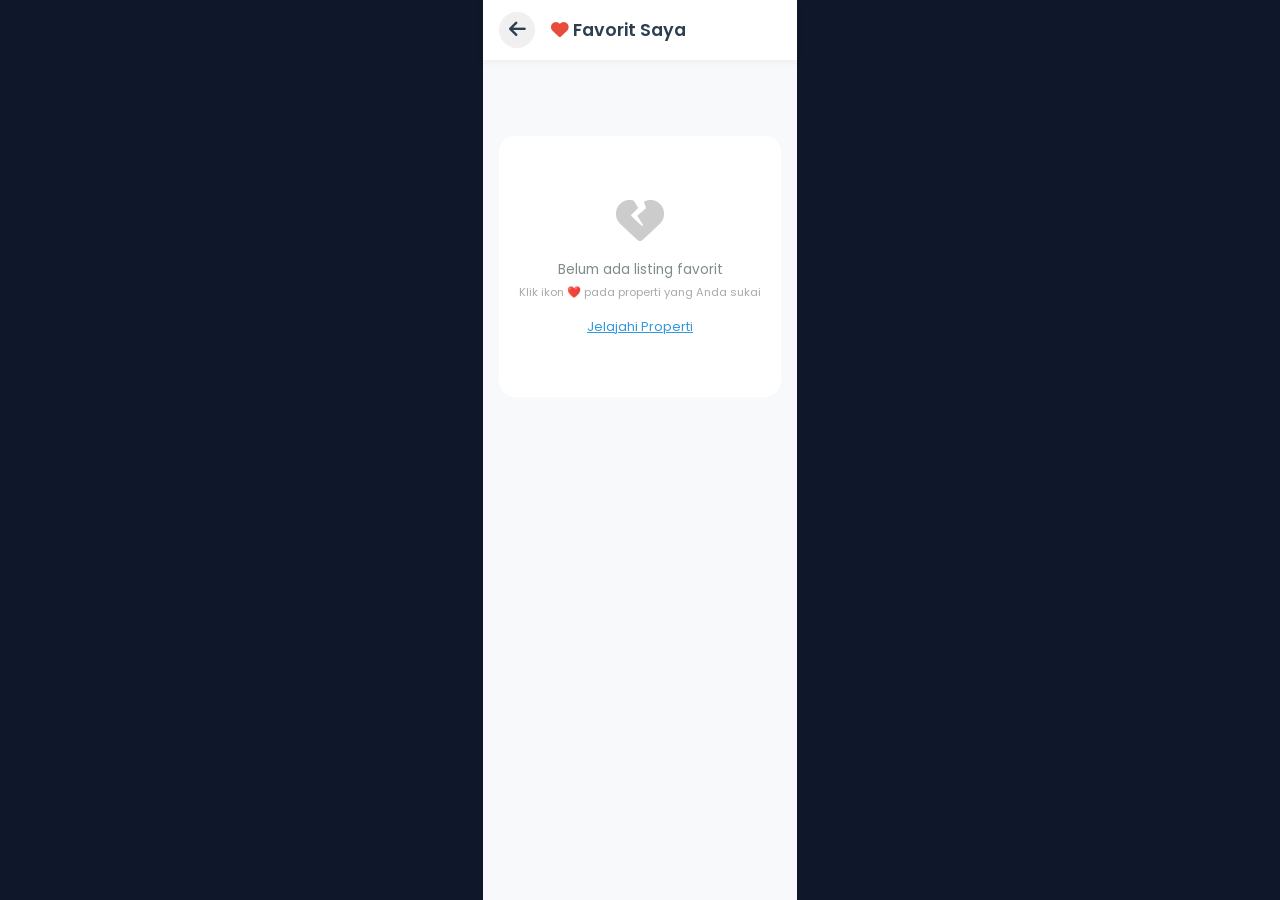
<file: favorite.html>
<!DOCTYPE html>
<html lang="id">
<head>
  <meta charset="UTF-8">
  <meta name="viewport" content="width=device-width, initial-scale=1.0, maximum-scale=1.0, user-scalable=yes, viewport-fit=cover">
  <meta name="theme-color" content="#2c3e50">
  
  <title>Favorit Saya - BMpro</title>
  
  <link rel="stylesheet" href="https://cdnjs.cloudflare.com/ajax/libs/font-awesome/6.4.0/css/all.min.css">
  <link href="https://fonts.googleapis.com/css2?family=Poppins:wght@300;400;500;600;700&display=swap" rel="stylesheet">
  <link rel="stylesheet" href="css/style.css">
  
  <style>
    .favorite-page {
      min-height: 100vh;
      background: #f8f9fa;
    }
    
    .favorite-header {
      background: white;
      padding: 12px 16px;
      display: flex;
      align-items: center;
      gap: 16px;
      box-shadow: 0 2px 8px rgba(0,0,0,0.05);
      position: sticky;
      top: 0;
      z-index: 100;
    }
    
    .favorite-header h2 {
      font-size: 1.1rem;
      font-weight: 600;
    }
    
    .favorite-list {
      padding: 16px;
      display: flex;
      flex-direction: column;
      gap: 14px;
    }
  </style>
</head>
<body>
  <div class="favorite-page">
    <div class="favorite-header">
      <a href="index.html" class="back-btn"><i class="fas fa-arrow-left"></i></a>
      <h2><i class="fas fa-heart" style="color: #e74c3c;"></i> Favorit Saya</h2>
    </div>
    
    <div class="favorite-list" id="favoriteList">
      <div class="loading"><i class="fas fa-spinner"></i><p>Memuat favorit...</p></div>
    </div>
  </div>

  <script src="js/script.js"></script>
  
  <script>
    function loadFavorites() {
      const container = document.getElementById('favoriteList');
      const favorites = JSON.parse(localStorage.getItem('bmpro_favorites') || '[]');
      
      if (favorites.length === 0) {
            container.innerHTML = `
                <div class="empty-state" style="margin-top: 60px;">
                <i class="fas fa-heart-broken"></i>
                <p>Belum ada listing favorit</p>
                <p style="font-size: 0.7rem; color: #aaa; margin-top: 4px;">Klik ikon ❤️ pada properti yang Anda sukai</p>
                <a href="index.html" style="display: inline-block; margin-top: 16px; color: var(--secondary); font-size: 0.8rem;">Jelajahi Properti</a>
                </div>
            `;
            return;
            }
      
      container.innerHTML = favorites.map((p, i) => {
        const detailId = `fav_${Date.now()}_${i}`;
        sessionStorage.setItem(detailId, JSON.stringify(p));
        
        return `
          <a href="detail.html?id=${detailId}" class="property-card" style="text-decoration: none; color: inherit;">
            <div class="card-image">
              <img src="${convertDriveUrl(p['gambar utama']) || 'https://images.unsplash.com/photo-1580587771525-78b9dba3b914?w=400'}" 
                   alt="${p['nama property'] || 'Properti'}"
                   onerror="this.src='https://images.unsplash.com/photo-1580587771525-78b9dba3b914?w=400';">
              <span class="tab-badge">${p._tab || 'primary'}</span>
            </div>
            
            <div class="card-content">
              <div class="property-price">${formatPrice(p['harga'])}</div>
              <h3 class="property-title">${p['nama property'] || 'Nama Properti'}</h3>
              <div class="property-address">
                <i class="fas fa-map-marker-alt"></i>
                <span>${p['lokasi'] || 'Alamat tidak tersedia'}</span>
              </div>
              <div class="property-features">
                <span class="feature"><i class="fas fa-bed"></i> ${p['kt'] || '0'} KT</span>
                <span class="feature"><i class="fas fa-bath"></i> ${p['km'] || '0'} KM</span>
                <span class="feature"><i class="fas fa-layer-group"></i> ${p['lt'] || '0'} Lt</span>
              </div>
            </div>
          </a>
        `;
      }).join('');
    }
    
    document.addEventListener('DOMContentLoaded', loadFavorites);
  </script>
</body>
</html>
</file>
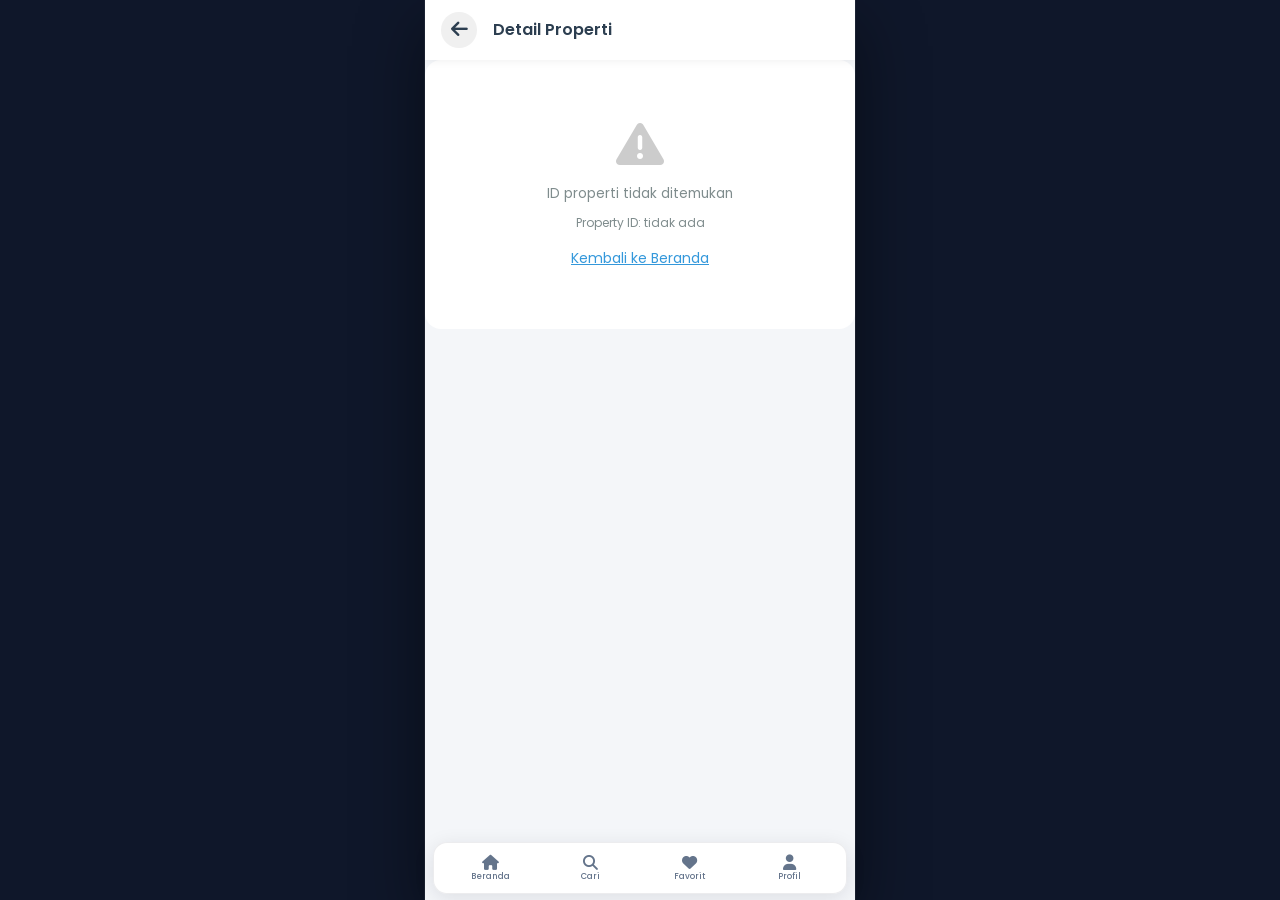
<file: notif_detail.html>
<!DOCTYPE html>
<html lang="id">
<head>
  <meta charset="UTF-8">
  <meta name="viewport" content="width=device-width, initial-scale=1.0, maximum-scale=1.0, user-scalable=yes, viewport-fit=cover">
  <meta name="theme-color" content="#2c3e50">
  
  <title>Detail Properti - BMpro</title>
  
  <!-- Font Awesome -->
  <link rel="stylesheet" href="https://cdnjs.cloudflare.com/ajax/libs/font-awesome/6.4.0/css/all.min.css">
  <!-- Google Fonts -->
  <link href="https://fonts.googleapis.com/css2?family=Poppins:wght@300;400;500;600;700&display=swap" rel="stylesheet">
  <!-- CSS Global -->
  <link rel="stylesheet" href="css/style.css">
  
</head>
<body>
  <div class="mobile-shell">
  <div class="detail-page">
    <div class="detail-header">
      <a href="index.html" class="back-btn" onclick="handleBack(event)">
        <i class="fas fa-arrow-left"></i>
      </a>
      <h2 id="detailTitle">Detail Properti</h2>
      <div style="width: 36px;"></div>
    </div>
    <div id="detailContent">
      <div class="loading"><i class="fas fa-spinner fa-pulse"></i><p>Memuat detail properti...</p></div>
    </div>
  </div>

  <!-- ========== BOTTOM NAVIGATION ========== -->
<nav class="home-fixed-nav" aria-label="Navigasi utama">
  <a href="index.html" class="nav-item" id="navHome">
    <i class="fas fa-home"></i>
    <span>Beranda</span>
  </a>
  <a href="search.html" class="nav-item" id="navSearch">
    <i class="fas fa-search"></i>
    <span>Cari</span>
  </a>
  <a href="#" class="nav-item" id="navFavorite" onclick="goToFavorite(event)">
    <i class="fas fa-heart"></i>
    <span>Favorit</span>
  </a>
  <a href="#" class="nav-item" id="navProfile" onclick="goToProfile(event)">
    <i class="fas fa-user"></i>
    <span>Profil</span>
  </a>
</nav>

  <!-- JS Global dari website Anda -->
  <script src="js/script.js"></script>
  
  <!-- JS Khusus untuk notif_detail.html (WA Notification) -->
  <script>
  const SCRIPT_URL = 'https://script.google.com/macros/s/AKfycbw9P0EarrVJjrYOtvvAbveyUoFrH8rN2re-zkcx25DBrjshpjJ5Qsd7U2U7xb8dkO5q/exec';

  (function() {
    // 🔥 PERUBAHAN 1: Ambil property_id dari URL
    const urlParams = new URLSearchParams(window.location.search);
    const propertyId = urlParams.get('id');
    
    let allImages = [];
    let foundProperty = null;
    let foundCategory = '';
    
    const SHEETS = ['primary', 'secondary', 'rent'];
    
    function showError(message) {
      document.getElementById('detailContent').innerHTML = `
        <div class="empty-state">
          <i class="fas fa-exclamation-triangle"></i>
          <p>${message}</p>
          <p style="font-size:12px; margin-top:10px;">Property ID: ${propertyId || 'tidak ada'}</p>
          <a href="index.html" style="display:inline-block;margin-top:16px;color:var(--secondary);">Kembali ke Beranda</a>
        </div>
      `;
    }


    // ============================================================
// NAVIGASI FUNCTIONS
// ============================================================

function goToFavorite(event) {
  if (event) event.preventDefault();
  const userData = JSON.parse(localStorage.getItem('bmpro_user') || 'null');
  if (!userData) {
    window.location.href = 'register.html';
  } else {
    window.location.href = 'favorite.html';
  }
}

function goToProfile(event) {
  if (event) event.preventDefault();
  const userData = JSON.parse(localStorage.getItem('bmpro_user') || 'null');
  if (!userData) {
    window.location.href = 'register.html';
  } else {
    window.location.href = 'profile.html';
  }
}

// ============================================================
// SET ACTIVE NAV (Otomatis sesuai halaman)
// ============================================================
function setActiveNav() {
  const page = window.location.pathname.split('/').pop() || 'index.html';
  const map = {
    'index.html': 'navHome',
    'search.html': 'navSearch',
    'favorite.html': 'navFavorite',
    'profile.html': 'navProfile',
    'register.html': 'navHome'
  };
  const el = document.getElementById(map[page]);
  if (el) el.classList.add('active');
}

// Jalankan saat halaman dimuat
document.addEventListener('DOMContentLoaded', setActiveNav);
    
    function displayDetail(property, category) {
      // Kumpulkan gambar
      allImages = [];
      if (property['gambar utama']) allImages.push(convertDriveUrl(property['gambar utama']));
      if (property['gambar2']) allImages.push(convertDriveUrl(property['gambar2']));
      if (property['gambar3']) allImages.push(convertDriveUrl(property['gambar3']));
      if (property['gambar4']) allImages.push(convertDriveUrl(property['gambar4']));
      if (property['gambar5']) allImages.push(convertDriveUrl(property['gambar5']));
      
      if (allImages.length === 0) {
        allImages = ['https://images.unsplash.com/photo-1580587771525-78b9dba3b914?w=600'];
      }
      
      document.getElementById('detailTitle').textContent = property['nama property'] || 'Detail Properti';
      
      const content = document.getElementById('detailContent');
      const rawTimestamp = property.timestamp || '';
      const date = new Date(rawTimestamp);
      const formattedDate = date.toLocaleString('id-ID', {
        day: '2-digit',
        month: 'long',
        year: 'numeric',
        hour: '2-digit',
        minute: '2-digit',
        timeZone: 'Asia/Jakarta'
      }) + ' WIB';
      
      let thumbnailHtml = '';
      if (allImages.length > 1) {
        thumbnailHtml = `<div class="detail-thumbnails">
          ${allImages.map((img, i) => `
            <div class="thumbnail ${i === 0 ? 'active' : ''}" onclick="window.changeImage(${i})">
              <img src="${img}" alt="Thumbnail ${i+1}">
            </div>
          `).join('')}
        </div>`;
      }
      
      content.innerHTML = `
        <div class="posted-date">
          Diposting ${formattedDate.replace(',', ' •')}
        </div>
        <div class="detail-main-image">
          <img src="${allImages[0]}" alt="${escapeHtml(property['nama property'])}" id="mainImage" onerror="this.src='https://images.unsplash.com/photo-1580587771525-78b9dba3b914?w=600'">
          ${allImages.length > 1 ? `<span class="image-counter" id="imageCounter">1/${allImages.length}</span>` : ''}
        </div>
        ${property['youtube'] ? `
          <div class="youtube-preview">
            <div class="youtube-frame">
              <iframe src="${convertYoutubeEmbed(property['youtube'])}" title="Video Properti" frameborder="0" allow="accelerometer; autoplay; clipboard-write; encrypted-media; gyroscope; picture-in-picture" allowfullscreen></iframe>
            </div>
          </div>
        ` : ''}
        ${thumbnailHtml}
        <div class="detail-info">
          <div class="detail-price">${formatPrice(property['harga'])}</div>
          <h2 class="detail-title">${escapeHtml(property['nama property'] || '-')}</h2>
          <div class="detail-viewer">👁️ <span id="viewerCount">${property['viewer'] || '0'}</span>x dilihat</div>
          <div class="detail-location"><i class="fas fa-map-marker-alt"></i> ${escapeHtml(property['lokasi'] || '-')}</div>
          <div class="detail-features">
            <div class="detail-feature"><i class="fas fa-bed"></i><div class="value">${property['kt'] || '0'}</div><div class="label">Kamar Tidur</div></div>
            <div class="detail-feature"><i class="fas fa-bath"></i><div class="value">${property['km'] || '0'}</div><div class="label">Kamar Mandi</div></div>
            <div class="detail-feature"><i class="fas fa-layer-group"></i><div class="value">${property['lt'] || '0'}</div><div class="label">Luas Tanah</div></div>
          </div>
        </div>
        ${property['spesifikasi'] ? `
          <div class="detail-description">
            <h3>Deskripsi</h3>
            <p>${escapeHtml(property['spesifikasi'])}</p>
          </div>
        ` : ''}
        <div class="detail-specs">
          <div class="spec-item"><span class="spec-label">Kategori</span><span class="spec-value">${category || property._tab || 'primary'}</span></div>
          <div class="spec-item"><span class="spec-label">Sales</span><span class="spec-value">${escapeHtml(property['sales'] || '-')}</span></div>
          <div class="spec-item"><span class="spec-label">Kontak</span><span class="spec-value">${escapeHtml(property['kontak'] || '-')}</span></div>
        </div>
        <div class="detail-contact">
          <h3 style="margin-bottom:12px;">Hubungi Marketing</h3>
          <div class="contact-buttons">
            <a href="tel:${property['kontak'] || ''}" class="btn-call"><i class="fas fa-phone"></i> Telepon</a>
            <a href="https://wa.me/${convertToWaNumber(property['kontak'])}?text=Halo, saya tertarik dengan properti ${encodeURIComponent(property['nama property'] || '')}" class="btn-wa" target="_blank"><i class="fab fa-whatsapp"></i> WhatsApp</a>
          </div>
          ${(category || property._tab) === 'rent' ? `
            <a href="register_payment.html?property_id=${encodeURIComponent(property['property_id'] || property['id'] || '')}&property_name=${encodeURIComponent(property['nama property'] || property['name'] || '')}&property_image=${encodeURIComponent(property['gambar utama'] || '')}&price=${encodeURIComponent(property['harga'] || '')}" class="btn-booking" target="_blank" rel="noopener noreferrer">
              <i class="fas fa-calendar-check"></i> Booking
            </a>
          ` : ''}
        </div>
      `;
    }
    
    window.changeImage = function(index) {
      if (!allImages[index]) return;
      document.getElementById('mainImage').src = allImages[index];
      const thumbnails = document.querySelectorAll('.thumbnail');
      thumbnails.forEach((thumb, i) => {
        thumb.classList.toggle('active', i === index);
      });
      const counter = document.getElementById('imageCounter');
      if (counter) counter.textContent = `${index + 1}/${allImages.length}`;
    };
    
    function escapeHtml(str) {
      if (!str) return '';
      return str.replace(/[&<>]/g, function(m) {
        if (m === '&') return '&amp;';
        if (m === '<') return '&lt;';
        if (m === '>') return '&gt;';
        return m;
      });
    }
    
    function convertYoutubeEmbed(url) {
      if (!url) return '';
      let videoId = '';
      if (url.includes('youtu.be/')) {
        videoId = url.split('youtu.be/')[1].split('?')[0];
      } else if (url.includes('watch?v=')) {
        videoId = url.split('watch?v=')[1].split('&')[0];
      } else if (url.includes('/embed/')) {
        videoId = url.split('/embed/')[1].split('?')[0];
      }
      return `https://www.youtube.com/embed/${videoId}`;
    }
    
    async function loadDetail() {
      console.log('🔍 Mencari properti dengan property_id:', propertyId);
      
      if (!propertyId) {
        showError('ID properti tidak ditemukan');
        return;
      }
      
      try {
        for (const sheetName of SHEETS) {
          console.log(`📁 Mengecek sheet: ${sheetName}`);
          const data = await fetchSheetData(sheetName);
          
          if (data && data.length > 0) {
            // 🔥 PERUBAHAN 2: Cari berdasarkan property_id
            const property = data.find(row => row['property_id'] === propertyId);
            
            if (property && property['nama property'] && property['nama property'].trim() !== '') {
              foundProperty = property;
              foundCategory = sheetName;
              console.log(`✅ Properti ditemukan di ${sheetName}: ${property['nama property']}`);
              break;
            }
          }
        }
        
        if (foundProperty) {
          // Tampilkan detail dulu
          displayDetail(foundProperty, foundCategory);
          
          // 🔥 PERUBAHAN 3: Update viewer dengan property_id
          try {
            const propertyKey = `${foundProperty['nama property']}_${foundCategory}_${propertyId}`;
            const viewerKey = `bmpro_viewed_${propertyKey}`;
            const alreadyViewed = localStorage.getItem(viewerKey);
            
            if (!alreadyViewed) {
              localStorage.setItem(viewerKey, 'true');
              
              fetch(SCRIPT_URL, {
                method: 'POST',
                headers: {
                  'Content-Type': 'application/x-www-form-urlencoded'
                },
                body: new URLSearchParams({
                  action: 'incrementViewer',
                  category: foundCategory,
                  property_id: propertyId
                })
              })
              .then(res => res.json())
              .then(result => {
                console.log('👁️ Viewer updated:', result);
                foundProperty['viewer'] = parseInt(foundProperty['viewer'] || 0) + 1;
                const viewerEl = document.getElementById('viewerCount');
                if (viewerEl) viewerEl.textContent = foundProperty['viewer'];
              })
              .catch(err => console.log('❌ Viewer gagal:', err));
            } else {
              console.log('👁️ Viewer tidak ditambah karena sudah pernah melihat property ini');
            }
          } catch(err) {
            console.log('❌ Error viewer:', err);
          }
        } else {
          console.log(`❌ Properti dengan property_id "${propertyId}" tidak ditemukan`);
          showError('Data properti tidak ditemukan');
        }
      } catch (error) {
        console.error('❌ Error:', error);
        showError('Gagal memuat data properti');
      }
    }
    
    if (document.readyState === 'loading') {
      document.addEventListener('DOMContentLoaded', loadDetail);
    } else {
      loadDetail();
    }
    
    window.handleBack = function(event) {
      event.preventDefault();
      if (window.history.length > 1) {
        window.history.back();
      } else {
        window.location.href = 'index.html';
      }
    };
  })();
</script>
</body>
</html>
</file>
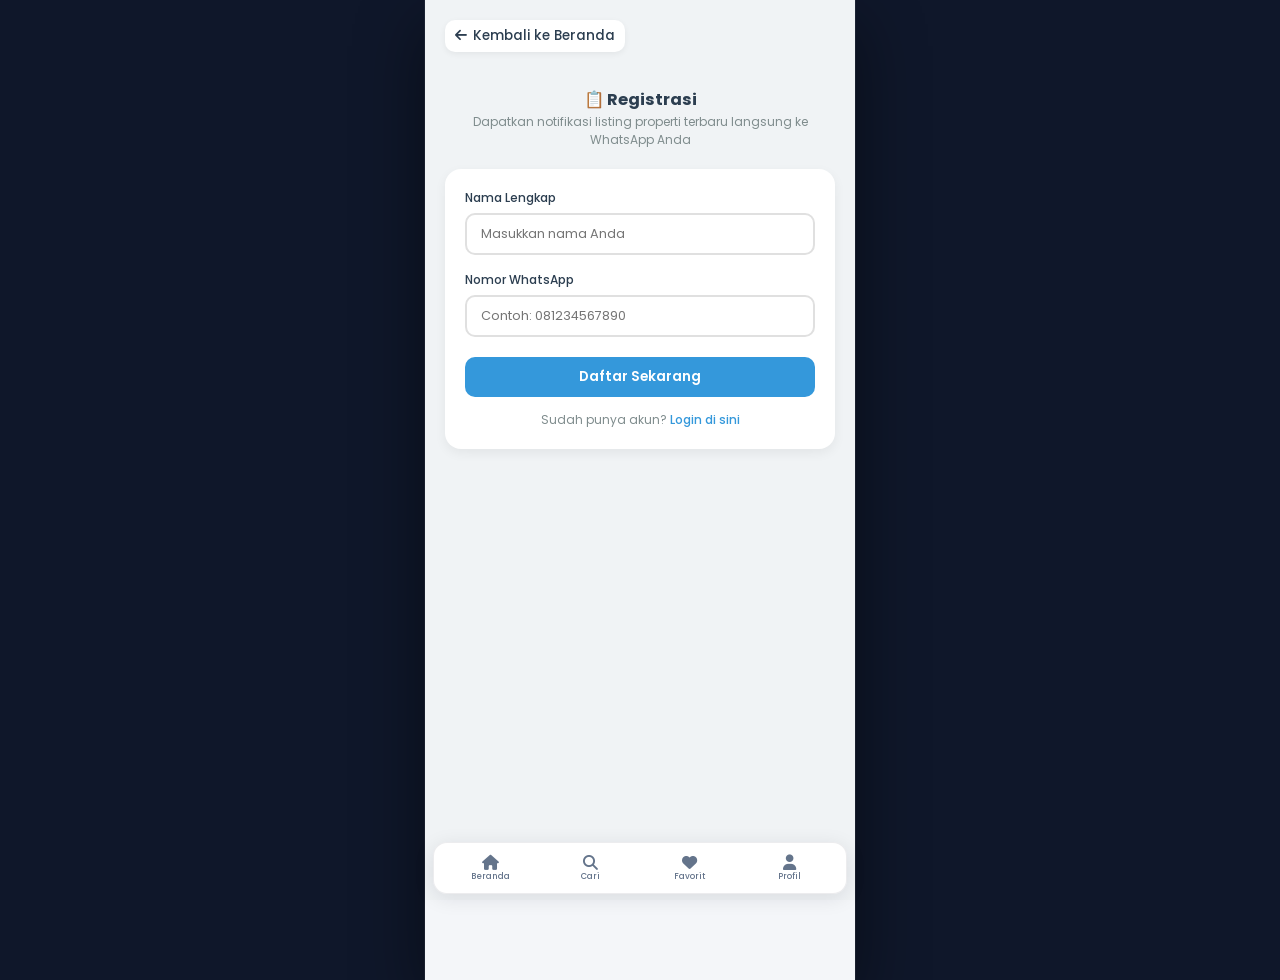
<file: register.html>
<!DOCTYPE html>
<html lang="id">
<head>
  <meta charset="UTF-8">
  <meta name="viewport" content="width=device-width, initial-scale=1.0, maximum-scale=1.0, user-scalable=yes, viewport-fit=cover">
  <meta name="theme-color" content="#2c3e50">
  
  <title>Registrasi - BMpro</title>
  
  <link rel="stylesheet" href="https://cdnjs.cloudflare.com/ajax/libs/font-awesome/6.4.0/css/all.min.css">
  <link href="https://fonts.googleapis.com/css2?family=Poppins:wght@300;400;500;600;700&display=swap" rel="stylesheet">
  <link rel="stylesheet" href="css/style.css">
  
</head>
<style>
  .register-page {
    /* Jika mau beda background atau padding */
    background: #f0f3f5;
  }
</style>

<body>
  <div class="mobile-shell">
    <div class="register-page">
    <!-- Tombol Back -->
    <a href="index.html" style="
      display: inline-flex;
      align-items: center;
      gap: 6px;
      color: var(--primary);
      text-decoration: none;
      font-weight: 500;
      font-size: 0.85rem;
      margin-bottom: 16px;
      padding: 6px 10px;
      background: white;
      border-radius: 10px;
      box-shadow: 0 2px 6px rgba(0,0,0,0.06);
    ">
      <i class="fas fa-arrow-left"></i> Kembali ke Beranda
    </a>
    
    <div class="register-header" id="headerRegistrasi">
      <h3>📋 Registrasi</h3>
      <p>Dapatkan notifikasi listing properti terbaru langsung ke WhatsApp Anda</p>
    </div>
    
    <div class="register-header" id="headerLogin" style="display: none;">
      <h1>🔑 Login</h1>
      <p>Masuk dengan nomor WhatsApp yang sudah terdaftar</p>
    </div>
    
    <!-- Form Registrasi -->
    <div class="register-form" id="registerForm">
      <div class="form-group">
        <label>Nama Lengkap</label>
        <input type="text" id="regName" placeholder="Masukkan nama Anda">
      </div>
      
      <div class="form-group">
        <label>Nomor WhatsApp</label>
        <input type="tel" id="regPhone" placeholder="Contoh: 081234567890">
      </div>
      
      <button class="btn-register" onclick="doRegister()">Daftar Sekarang</button>
      
      <div class="toggle-link">
        Sudah punya akun? <a onclick="showLogin()">Login di sini</a>
      </div>
    </div>
    
    <!-- Form Login -->
    <div class="register-form hidden" id="loginForm">
      <div class="form-group">
        <label>Nomor WhatsApp</label>
        <input type="tel" id="loginPhone" placeholder="Masukkan nomor WhatsApp terdaftar">
      </div>
      
      <button class="btn-login" onclick="doLogin()">Masuk</button>
      
      <div class="toggle-link">
        Belum punya akun? <a onclick="showRegister()">Daftar di sini</a>
      </div>
    </div>
    
    <!-- Pesan Sukses -->
    <div class="success-message" id="successMessage">
      <i class="fas fa-check-circle"></i>
      <h2>Registrasi Berhasil!</h2>
      <p>Anda akan mendapatkan notifikasi WhatsApp setiap ada properti baru.</p>
      <a href="index.html" class="btn-back">Kembali ke Beranda</a>
    </div>
  </div>

  <!-- ========== BOTTOM NAVIGATION ========== -->
<nav class="home-fixed-nav" aria-label="Navigasi utama">
  <a href="index.html" class="nav-item" id="navHome">  <!-- ← PASTIKAN ID INI ADA -->
    <i class="fas fa-home"></i>
    <span>Beranda</span>
  </a>
  <a href="search.html" class="nav-item" id="navSearch">
    <i class="fas fa-search"></i>
    <span>Cari</span>
  </a>
  <a href="#" class="nav-item" id="navFavorite" onclick="goToFavorite(event)">
    <i class="fas fa-heart"></i>
    <span>Favorit</span>
  </a>
  <a href="#" class="nav-item" id="navProfile" onclick="goToProfile(event)">
    <i class="fas fa-user"></i>
    <span>Profil</span>
  </a>
</nav>

  <script src="js/script.js"></script>
  
  <script>
    // ========== TOGGLE FORM ==========
    function showLogin() {
      document.getElementById('registerForm').classList.add('hidden');
      document.getElementById('loginForm').classList.remove('hidden');
      document.getElementById('headerRegistrasi').style.display = 'none';
      document.getElementById('headerLogin').style.display = 'block';
    }
    
    function showRegister() {
      document.getElementById('loginForm').classList.add('hidden');
      document.getElementById('registerForm').classList.remove('hidden');
      document.getElementById('headerLogin').style.display = 'none';
      document.getElementById('headerRegistrasi').style.display = 'block';
    }
    
    // ========== REGISTRASI ==========
    function doRegister() {
      const name = document.getElementById('regName').value.trim();
      const phone = document.getElementById('regPhone').value.trim();
      
      if (!name || !phone) {
        alert('Mohon isi nama dan nomor WhatsApp');
        return;
      }
      
      if (!/^0\d{9,12}$/.test(phone.replace(/\D/g, ''))) {
        alert('Format nomor tidak valid. Contoh: 081234567890');
        return;
      }
      
      const userData = {
        nama: name,
        kontak: phone,
        timestamp: new Date().toISOString()
      };
      
      localStorage.setItem('bmpro_user', JSON.stringify(userData));
      
      document.getElementById('registerForm').style.display = 'none';
      document.getElementById('loginForm').style.display = 'none';
      document.getElementById('headerRegistrasi').style.display = 'none';
      document.getElementById('headerLogin').style.display = 'none';
      document.getElementById('successMessage').style.display = 'block';
      
      saveUserToSheet(userData);
    }

    
    function goToFavorite(event) {
  if (event) event.preventDefault();
  const userData = JSON.parse(localStorage.getItem('bmpro_user') || 'null');
  if (!userData) {
    window.location.href = 'register.html';
  } else {
    window.location.href = 'favorite.html';
  }
}

function goToProfile(event) {
  if (event) event.preventDefault();
  const userData = JSON.parse(localStorage.getItem('bmpro_user') || 'null');
  if (!userData) {
    window.location.href = 'register.html';
  } else {
    window.location.href = 'profile.html';
  }
}

// Set active nav berdasarkan halaman
function setActiveNav() {
  const page = window.location.pathname.split('/').pop() || 'index.html';
  const map = {
    'index.html': 'navHome',
    'search.html': 'navSearch',
    'favorite.html': 'navFavorite',
    'profile.html': 'navProfile'
  };
  const el = document.getElementById(map[page]);
  if (el) el.classList.add('active');
}

document.addEventListener('DOMContentLoaded', setActiveNav);




    
    // ========== LOGIN ==========
    async function doLogin() {
      const phone = document.getElementById('loginPhone').value.trim();
      
      if (!phone) {
        alert('Mohon isi nomor WhatsApp');
        return;
      }
      
      if (!/^0\d{9,12}$/.test(phone.replace(/\D/g, ''))) {
        alert('Format nomor tidak valid. Contoh: 081234567890');
        return;
      }
      
      // Cek di Google Sheet
      try {
        const users = await fetchSheetData('users');
        const found = users.find(u => {
          const userPhone = (u['kontak'] || '').toString().replace(/\D/g, '');
          const inputPhone = phone.replace(/\D/g, '');
          return userPhone === inputPhone;
        });
        
        if (found) {
          // Login berhasil
          const userData = {
            nama: found['nama'] || 'User',
            kontak: found['kontak'] || phone,
            timestamp: found['timestamp'] || new Date().toISOString()
          };
          localStorage.setItem('bmpro_user', JSON.stringify(userData));
          window.location.href = 'index.html';
        } else {
          alert('❌ Anda belum terdaftar!\n\nNomor ini tidak ditemukan di database.\nSilakan registrasi terlebih dahulu.');
        }
      } catch (e) {
        alert('⚠️ Gagal menghubungi server. Silakan coba lagi.');
      }
    }
    
    // ========== SIMPAN USER KE GOOGLE SHEET ==========
    async function saveUserToSheet(userData) {
      try {
        const API_URL = 'https://script.google.com/macros/s/AKfycbxOqup3FckoKKLH_HPaqMrb6iFjdQ3yChSCz-OowQ-4vVEs6WvcPju139ZxgvQ_k7mNNg/exec';
        
        await fetch(API_URL, {
          method: 'POST',
          body: JSON.stringify({
            action: 'register',
            nama: userData.nama,
            kontak: userData.kontak,
            timestamp: userData.timestamp
          })
        });
        
        console.log('User saved to sheet');
      } catch (e) {
        console.log('Save to sheet pending');
        const pending = JSON.parse(localStorage.getItem('pendingRegistrations') || '[]');
        pending.push(userData);
        localStorage.setItem('pendingRegistrations', JSON.stringify(pending));
      }
    }
  </script>
</body>
</html>
</file>
<file: css/style.css>
/* ============================================================
   BMpro - CSS GLOBAL (FULL MOBILE FRIENDLY)
   Digunakan oleh: SEMUA HALAMAN (index, search, detail, dll)
   ============================================================ */

/* ============================================================
   RESET & ROOT
   ============================================================ */
   * {
    margin: 0;
    padding: 0;
    box-sizing: border-box;
  }
  
  :root {
    --primary: #2c3e50;
    --secondary: #3498db;
    --accent: #c41e3a;
    --light: #ecf0f1;
    --dark: #1a252f;
    --gray: #7f8c8d;
    --shadow: 0 4px 12px rgba(0,0,0,0.15);
    --home-bg: #f4f6f9;
    --home-surface: #ffffff;
    --home-blue: #2563eb;
    --home-blue-soft: rgba(37, 99, 235, 0.1);
    --mobile-max: 430px;
    --safe-bottom: env(safe-area-inset-bottom, 0px);
  }
  
  /* ============================================================
     MOBILE FIRST - BASE
     ============================================================ */
  html {
    -webkit-text-size-adjust: 100%;
    text-size-adjust: 100%;
  }
  
  body {
    font-family: 'Poppins', 'Plus Jakarta Sans', sans-serif;
    background: #f4f6f9;
    color: #2c3e50;
    line-height: 1.5;
    font-size: 14px;
    overflow-x: hidden;
    max-width: 100vw;
    min-height: 100dvh;
    overscroll-behavior: none;
    -webkit-tap-highlight-color: transparent;
    margin: 0;
    padding: 0;
  }
  
  /* ============================================================
     MOBILE SHELL - Container utama SEMUA HALAMAN
     ============================================================ */
     .mobile-shell {
      width: 100%;
      max-width: 430px;
      margin: 0 auto;
      min-height: 100dvh;
      background: #f4f6f9;
      position: relative;
      overflow-x: hidden;
      overflow-y: auto;
      -webkit-overflow-scrolling: touch;
      padding-bottom: calc(80px + env(safe-area-inset-bottom, 0px));
    }
  
  /* Desktop frame */
  @media (min-width: 431px) {
    body {
      display: flex;
      justify-content: center;
      align-items: flex-start;
      background: #0f172a;
    }
    .mobile-shell {
      box-shadow: 0 0 0 1px rgba(255,255,255,0.06), 0 24px 64px rgba(0,0,0,0.45);
      min-height: 100dvh;
    }
  }
  
  /* ============================================================
     TOUCH FEEDBACK - SEMUA elemen interaktif
     ============================================================ */
  button:active,
  a:active,
  .nav-item:active,
  .back-btn:active,
  .share-btn:active,
  .btn-call:active,
  .btn-wa:active,
  .btn-booking:active,
  .filter-tab:active,
  .property-card:active,
  .hamburger-btn:active,
  .close-modal:active,
  .btn-edit:active,
  .btn-delete:active,
  .btn-save:active,
  .btn-reset:active,
  .btn-apply:active {
    transform: scale(0.97);
    opacity: 0.85;
    transition: transform 0.1s ease, opacity 0.1s ease;
  }
  
  /* ============================================================
     BOTTOM NAVIGATION - FIXED (SEMUA HALAMAN)
     ============================================================ */
  .home-fixed-nav {
    position: fixed;
    left: 50%;
    right: auto;
    transform: translateX(-50%);
    width: min(calc(100vw - 16px), calc(var(--mobile-max) - 16px));
    bottom: max(6px, env(safe-area-inset-bottom, 0px));
    margin: 0;
    border-radius: 14px;
    background: rgba(255, 255, 255, 0.95);
    backdrop-filter: blur(20px);
    -webkit-backdrop-filter: blur(20px);
    border: 1px solid rgba(15, 23, 42, 0.08);
    box-shadow: 0 4px 20px rgba(15, 23, 42, 0.1);
    padding: 5px 10px;
    z-index: 3000;
    display: flex;
    justify-content: space-between;
    align-items: center;
    gap: 6px;
    box-sizing: border-box;
  }
  
  .home-fixed-nav .nav-item {
    flex: 1;
    min-width: 0;
    min-height: 40px;
    font-size: 0.52rem;
    font-weight: 500;
    gap: 1px;
    padding: 3px 9px;
    margin: 0 2px;
    border-radius: 10px;
    transition: color 0.2s, background 0.2s;
    justify-content: center;
    -webkit-user-select: none;
    user-select: none;
    display: flex;
    flex-direction: column;
    align-items: center;
    text-decoration: none;
    color: #64748b;
  }
  
  .home-fixed-nav .nav-item.active {
    color: var(--home-blue);
    background: var(--home-blue-soft);
  }
  
  .home-fixed-nav .nav-item i {
    font-size: 0.95rem;
    margin-bottom: 1px;
    line-height: 1;
  }
  
  .home-fixed-nav .nav-item span {
    line-height: 1.1;
    letter-spacing: 0.01em;
  }
  
  /* ============================================================
     HEADER
     ============================================================ */
  .mobile-header {
    position: relative;
    width: 100%;
    height: 50vh;
    min-height: 280px;
    max-height: 400px;
    background: linear-gradient(rgba(0,0,0,0.35), rgba(0,0,0,0.55)), 
                url('https://images.unsplash.com/photo-1564013799919-ab600027ffc6?w=800&q=80');
    background-size: cover;
    background-position: center;
    border-radius: 0 0 24px 24px;
    overflow: hidden;
    box-shadow: var(--shadow);
  }
  
  .header-overlay {
    position: absolute;
    top: 0; left: 0; right: 0; bottom: 0;
    background: linear-gradient(135deg, rgba(44,62,80,0.6) 0%, rgba(52,152,219,0.3) 100%);
  }
  
  .hamburger-btn {
    position: absolute;
    top: 16px;
    left: 16px;
    z-index: 1000;
    width: 44px;
    height: 44px;
    background: rgba(255,255,255,0.95);
    backdrop-filter: blur(10px);
    border: none;
    border-radius: 12px;
    display: flex;
    align-items: center;
    justify-content: center;
    cursor: pointer;
    box-shadow: 0 4px 12px rgba(0,0,0,0.2);
  }
  
  .hamburger-btn i {
    font-size: 22px;
    color: var(--primary);
  }
  
  .header-content {
    position: absolute;
    bottom: 28px;
    left: 0; right: 0;
    padding: 0 20px;
    color: white;
    z-index: 5;
  }
  
  .header-content .badge {
    display: inline-block;
    background: var(--accent);
    color: white;
    font-size: 10px;
    font-weight: 600;
    padding: 4px 12px;
    border-radius: 20px;
    margin-bottom: 8px;
    text-transform: uppercase;
  }
  
  .header-content h1 {
    font-size: 1.8rem;
    font-weight: 700;
    line-height: 1.2;
    margin-bottom: 6px;
    text-shadow: 2px 2px 8px rgba(0,0,0,0.3);
  }
  
  .header-content p {
    font-size: 0.85rem;
    opacity: 0.95;
    display: flex;
    align-items: center;
    gap: 4px;
  }
  
  /* ============================================================
     SIDEBAR MENU
     ============================================================ */
  .menu-overlay {
    position: fixed;
    inset: 0;
    width: 100%;
    height: 100%;
    background: rgba(0,0,0,0.5);
    z-index: 1999;
    opacity: 0;
    visibility: hidden;
    transition: all 0.3s ease;
    backdrop-filter: blur(4px);
    -webkit-backdrop-filter: blur(4px);
  }
  
  .menu-overlay.active {
    opacity: 1;
    visibility: visible;
  }
  
  .sidebar-menu {
    position: fixed;
    top: 0;
    width: min(300px, 85%);
    max-width: 300px;
    height: 100%;
    height: 100dvh;
    left: -100%;
    right: auto;
    z-index: 2000;
    background: var(--home-surface);
    box-shadow: 4px 0 20px rgba(0,0,0,0.15);
    transition: left 0.3s cubic-bezier(0.4, 0, 0.2, 1);
    overflow-y: auto;
  }
  
  .sidebar-menu.active {
    left: 0;
  }
  
  .sidebar-header {
    padding: 20px 16px 14px;
    background: linear-gradient(135deg, var(--primary), var(--secondary));
    color: white;
  }
  
  .sidebar-header-top {
    display: flex;
    align-items: center;
    gap: 12px;
    margin-bottom: 8px;
  }
  
  .sidebar-logo {
    width: 45px;
    height: 40px;
    background: white;
    border-radius: 12px;
    display: flex;
    align-items: center;
    justify-content: center;
    box-shadow: 0 4px 10px rgba(0,0,0,0.15);
    overflow: hidden;
  }
  
  .sidebar-logo img {
    width: 70%;
    height: 70%;
    object-fit: cover;
  }
  
  .sidebar-header h3 {
    font-size: 1.2rem;
    font-weight: 600;
  }
  
  .sidebar-header p {
    font-size: 0.7rem;
    opacity: 0.9;
    margin-left: 60px;
  }
  
  .sidebar-nav {
    padding: 8px 0;
  }
  
  .menu-item {
    display: flex;
    align-items: center;
    gap: 14px;
    padding: 14px 18px;
    color: var(--dark);
    text-decoration: none;
    font-weight: 500;
    font-size: 0.9rem;
    border-bottom: 1px solid #f0f0f0;
    transition: background 0.2s;
  }
  
  .menu-item:active {
    background: var(--home-bg);
  }
  
  .menu-item i {
    width: 22px;
    color: var(--secondary);
    font-size: 1rem;
  }
  
  .sidebar-footer {
    padding: 16px;
    border-top: 1px solid #eee;
    font-size: 0.65rem;
    color: var(--gray);
    text-align: center;
  }
  
  /* ============================================================
     SEARCH BAR
     ============================================================ */
  .search-section {
    padding: 12px 12px 6px;
    margin-top: -18px;
    position: relative;
    z-index: 10;
  }
  
  .search-box {
    background: white;
    border-radius: 30px;
    padding: 2px;
    display: flex;
    align-items: center;
    box-shadow: 0 4px 12px rgba(0,0,0,0.1);
    border: 1px solid rgba(0,0,0,0.04);
    min-width: 0;
  }
  
  .search-box i {
    color: var(--gray);
    font-size: 0.8rem;
    margin-left: 8px;
    margin-right: 2px;
    flex-shrink: 0;
  }
  
  .search-box input {
    flex: 1;
    border: none;
    padding: 8px 2px;
    font-size: 0.75rem;
    font-family: 'Poppins', sans-serif;
    outline: none;
    background: transparent;
    min-width: 0;
  }
  
  .search-box input::placeholder {
    color: #bdc3c7;
    font-size: 0.7rem;
  }
  
  .search-box button {
    background: var(--secondary);
    border: none;
    color: white;
    padding: 6px 10px;
    border-radius: 30px;
    font-weight: 500;
    font-size: 0.65rem;
    cursor: pointer;
    white-space: nowrap;
    margin: 1px;
    flex-shrink: 0;
  }
  
  .search-box .filter-btn-inside {
    background: transparent;
    color: var(--gray);
    border: none;
    padding: 6px 8px;
    border-radius: 30px;
    font-size: 0.8rem;
    cursor: pointer;
    margin: 1px;
    flex-shrink: 0;
  }
  
  .search-box .filter-btn-inside i {
    font-size: 0.8rem;
    margin: 0;
    color: var(--gray);
  }
  
  /* ============================================================
     SECTION CONTAINER
     ============================================================ */
  .section-container {
    padding: 18px 14px;
    overflow: hidden;
    max-width: 100%;
  }
  
  .section-header {
    display: flex;
    justify-content: space-between;
    align-items: baseline;
    margin-bottom: 14px;
  }
  
  .section-header h4 {
    font-size: 0.9rem;
    font-weight: 600;
    color: var(--dark);
    display: flex;
    align-items: center;
    gap: 6px;
  }
  
  .section-header h4 i {
    color: var(--accent);
    font-size: 1rem;
  }
  
  .section-header a {
    color: var(--secondary);
    font-size: 0.75rem;
    text-decoration: none;
  }
  
  /* ============================================================
     PROPERTY CARDS
     ============================================================ */
  .property-grid {
    display: flex;
    flex-direction: column;
    gap: 14px;
  }
  
  .property-card {
    background: white;
    border-radius: 16px;
    overflow: hidden;
    box-shadow: 0 3px 10px rgba(0,0,0,0.06);
    border: 1px solid rgba(0,0,0,0.03);
    cursor: pointer;
    transition: transform 0.2s;
    text-decoration: none;
    color: inherit;
    display: block;
  }
  
  .property-card:active {
    transform: scale(0.98);
  }
  
  .card-image {
    position: relative;
    width: 100%;
    height: 180px;
    overflow: hidden;
  }
  
  .card-image img {
    width: 100%;
    height: 100%;
    object-fit: cover;
  }
  
  .card-badge {
    position: absolute;
    top: 10px;
    left: 10px;
    background: var(--accent);
    color: white;
    padding: 3px 10px;
    border-radius: 16px;
    font-size: 0.6rem;
    font-weight: 600;
    text-transform: uppercase;
  }
  
  .tab-badge {
    position: absolute;
    top: 10px;
    right: 10px;
    background: rgba(0,0,0,0.6);
    color: white;
    padding: 4px 10px;
    border-radius: 20px;
    font-size: 0.6rem;
    font-weight: 500;
    text-transform: uppercase;
  }
  
  .favorite-page {
    min-height: 100vh;
    background: #f8f9fa;
  }
  
  .favorite-header {
    background: white;
    padding: 12px 16px;
    display: flex;
    align-items: center;
    gap: 16px;
    box-shadow: 0 2px 8px rgba(0,0,0,0.05);
    position: sticky;
    top: 0;
    z-index: 100;
  }
  
  .favorite-header h2 {
    font-size: 1.1rem;
    font-weight: 600;
  }
  
  .favorite-list {
    padding: 16px;
    display: flex;
    flex-direction: column;
    gap: 14px;
  }
  
  .card-content {
    padding: 14px;
  }
  
  .property-price {
    font-size: 1.10rem;
    font-weight: 700;
    color: var(--primary);
    margin-bottom: 2px;
    line-height: 1.2;
  }
  
  .property-title {
    font-size: 0.85rem;
    font-weight: 600;
    margin-bottom: 4px;
    color: var(--dark);
    line-height: 1.3;
    display: -webkit-box;
    -webkit-line-clamp: 1;
    -webkit-box-orient: vertical;
    overflow: hidden;
  }
  
  .property-viewers {
    display: flex;
    align-items: center;
    gap: 6px;
    font-size: 12px;
    color: #666;
    margin-top: 4px;
    margin-bottom: 6px;
  }
  
  .property-viewers i {
    color: var(--secondary);
    font-size: 11px;
  }
  
  .property-address {
    display: flex;
    align-items: center;
    gap: 4px;
    color: var(--gray);
    font-size: 0.7rem;
    margin-bottom: 10px;
  }
  
  .property-address i {
    color: var(--secondary);
    font-size: 0.65rem;
  }
  
  .property-features {
    display: flex;
    gap: 12px;
    padding-top: 10px;
    border-top: 1px solid #f0f0f0;
  }
  
  .feature {
    display: flex;
    align-items: center;
    gap: 4px;
    font-size: 0.7rem;
    color: #666;
  }
  
  .feature i {
    color: var(--secondary);
    font-size: 0.8rem;
  }
  
  /* ============================================================
     CAROUSEL / SLIDER
     ============================================================ */
  .featured-carousel {
    position: relative;
    width: 100%;
    overflow: hidden;
    border-radius: 16px;
    margin-bottom: 8px;
    padding: 4px 0 8px 0;
  }
  
  .carousel-container {
    display: flex;
    transition: transform 0.4s ease;
    width: 100%;
  }
  
  .carousel-slide {
    flex: 0 0 100%;
    width: 100%;
    padding: 8px 4px 12px 4px;
  }
  
  .carousel-slide .property-card {
    margin: 0;
    border-radius: 16px;
    box-shadow: 0 8px 20px rgba(0,0,0,0.12);
    border: none;
    width: 100%;
    transition: transform 0.3s ease, box-shadow 0.3s ease;
  }
  
  .carousel-slide .property-card:hover {
    transform: translateY(-4px);
    box-shadow: 0 12px 28px rgba(0,0,0,0.18);
  }
  
  .carousel-indicators {
    display: flex;
    justify-content: center;
    gap: 6px;
    margin-top: 6px;
    margin-bottom: 4px;
  }
  
  .carousel-dot {
    width: 6px;
    height: 6px;
    border-radius: 50%;
    background: #ccc;
    transition: all 0.3s;
    cursor: pointer;
  }
  
  .carousel-dot.active {
    width: 20px;
    border-radius: 10px;
    background: var(--secondary);
  }
  
  .carousel-arrow {
    position: absolute;
    top: 0;
    bottom: 55%;
    height: 26px;
    width: 26px;
    margin: auto 0;
    background: rgba(255, 255, 255, 0.5);
    border-radius: 50%;
    display: flex;
    align-items: center;
    justify-content: center;
    cursor: pointer;
    z-index: 10;
    box-shadow: 0 1px 4px rgba(0,0,0,0.08);
    transition: background 0.2s ease;
  }
  
  .carousel-arrow:hover {
    background: rgba(255, 255, 255, 0.85);
  }
  
  .carousel-arrow.prev { left: 6px; }
  .carousel-arrow.next { right: 6px; }
  
  .carousel-arrow i {
    font-size: 0.7rem;
    color: rgba(44, 62, 80, 0.7);
    transition: color 0.2s ease;
  }
  
  .carousel-arrow:hover i {
    color: rgba(44, 62, 80, 1);
  }
  
  /* ============================================================
     GALERI GRID
     ============================================================ */
  .gallery-grid {
    display: grid;
    grid-template-columns: repeat(2, 1fr);
    gap: 10px;
  }
  
  .gallery-item {
    position: relative;
    border-radius: 12px;
    overflow: hidden;
    aspect-ratio: 1 / 1;
    box-shadow: 0 2px 6px rgba(0,0,0,0.06);
  }
  
  .gallery-item img {
    width: 100%;
    height: 100%;
    object-fit: cover;
  }
  
  .gallery-item .overlay {
    position: absolute;
    bottom: 0; left: 0; right: 0;
    background: linear-gradient(transparent, rgba(0,0,0,0.65));
    color: white;
    padding: 8px 6px 6px;
    font-size: 0.65rem;
    font-weight: 500;
  }
  
  /* ============================================================
     FILTER SHEET (search.html)
     ============================================================ */
  .filter-sheet {
    position: fixed;
    bottom: 0;
    left: 50%;
    transform: translateX(-50%) translateY(100%);
    width: min(100%, var(--mobile-max));
    background: var(--home-surface);
    border-radius: 24px 24px 0 0;
    padding: 20px 16px calc(20px + env(safe-area-inset-bottom, 0px));
    box-shadow: 0 -4px 30px rgba(15, 23, 42, 0.15);
    z-index: 4000;
    transition: transform 0.3s cubic-bezier(0.4, 0, 0.2, 1);
    max-height: 75vh;
    overflow-y: auto;
  }
  
  .filter-sheet.active {
    transform: translateX(-50%) translateY(0);
  }
  
  .filter-sheet-overlay {
    position: fixed;
    inset: 0;
    background: rgba(0,0,0,0.5);
    z-index: 3999;
    opacity: 0;
    visibility: hidden;
    transition: all 0.3s;
    backdrop-filter: blur(4px);
    -webkit-backdrop-filter: blur(4px);
  }
  
  .filter-sheet-overlay.active {
    opacity: 1;
    visibility: visible;
  }
  
  .filter-sheet-header {
    display: flex;
    justify-content: space-between;
    align-items: center;
    margin-bottom: 20px;
  }
  
  .filter-sheet-header h4 {
    font-size: 1rem;
    font-weight: 700;
    color: var(--primary);
  }
  
  .filter-sheet-header h4 i {
    margin-right: 8px;
    color: var(--secondary);
  }
  
  .filter-sheet-header .close-filter {
    width: 36px;
    height: 36px;
    display: flex;
    align-items: center;
    justify-content: center;
    border-radius: 50%;
    background: var(--home-bg);
    cursor: pointer;
    font-size: 0.9rem;
    color: var(--primary);
    border: none;
  }
  
  .filter-group {
    margin-bottom: 18px;
  }
  
  .filter-group label {
    display: block;
    font-size: 0.8rem;
    font-weight: 500;
    margin-bottom: 6px;
    color: var(--primary);
  }
  
  .filter-group select,
  .filter-group input {
    width: 100%;
    padding: 10px 12px;
    border: 1px solid #ddd;
    border-radius: 12px;
    font-family: 'Poppins', sans-serif;
    font-size: 0.75rem;
    background: white;
    appearance: none;
    -webkit-appearance: none;
  }
  
  .filter-group select {
    background-image: url("data:image/svg+xml,%3Csvg xmlns='http://www.w3.org/2000/svg' width='12' height='8' viewBox='0 0 12 8'%3E%3Cpath d='M1 1l5 5 5-5' stroke='%23475669' stroke-width='1.5' fill='none' stroke-linecap='round'/%3E%3C/svg%3E");
    background-repeat: no-repeat;
    background-position: right 14px center;
    padding-right: 36px;
  }
  
  .range-inputs {
    display: flex;
    align-items: center;
    gap: 8px;
  }
  
  .range-inputs input {
    flex: 1;
  }
  
  .range-inputs span {
    color: #94a3b8;
    font-weight: 500;
    font-size: 0.85rem;
  }
  
  .filter-sheet-actions {
    display: flex;
    gap: 12px;
    margin-top: 24px;
    padding-bottom: 4px;
  }
  
  .btn-reset {
    flex: 1;
    background: var(--home-bg);
    border: none;
    padding: 12px;
    border-radius: 12px;
    font-weight: 600;
    font-size: 0.8rem;
    cursor: pointer;
    color: var(--primary);
    font-family: 'Poppins', sans-serif;
  }
  
  .btn-apply {
    flex: 1;
    background: linear-gradient(135deg, #1e40af, #2563eb);
    color: #ffffff;
    border: none;
    padding: 12px;
    border-radius: 12px;
    font-weight: 600;
    font-size: 0.8rem;
    cursor: pointer;
    font-family: 'Poppins', sans-serif;
    box-shadow: 0 4px 14px rgba(37, 99, 235, 0.3);
  }
  
  /* ============================================================
     DETAIL PAGE (detail.html)
     ============================================================ */
  .detail-main-image {
    width: 100%;
    height: 280px;
    position: relative;
  }
  
  .detail-main-image img {
    width: 100%;
    height: 100%;
    object-fit: cover;
  }
  
  .image-counter {
    position: absolute;
    bottom: 12px;
    right: 12px;
    background: rgba(0,0,0,0.6);
    color: white;
    padding: 4px 12px;
    border-radius: 20px;
    font-size: 0.75rem;
  }
  
  .detail-thumbnails {
    display: flex;
    gap: 8px;
    padding: 12px 16px;
    background: white;
    overflow-x: auto;
    scrollbar-width: none;
    -ms-overflow-style: none;
  }
  
  .detail-thumbnails::-webkit-scrollbar {
    display: none;
  }
  
  .thumbnail {
    width: 70px;
    height: 70px;
    border-radius: 10px;
    overflow: hidden;
    flex-shrink: 0;
    cursor: pointer;
    border: 2px solid transparent;
  }
  
  .thumbnail.active {
    border-color: var(--secondary);
  }
  
  .thumbnail img {
    width: 100%;
    height: 100%;
    object-fit: cover;
  }
  
  .detail-info {
    background: white;
    padding: 20px 16px;
    margin-top: 8px;
  }
  
  .detail-price {
    font-size: 1.5rem;
    font-weight: 700;
    color: var(--primary);
    margin-bottom: 8px;
  }
  
  .detail-title {
    font-size: 1.1rem;
    font-weight: 600;
    margin-bottom: 8px;
  }
  
  .detail-location {
    display: flex;
    align-items: center;
    gap: 6px;
    color: var(--gray);
    font-size: 0.85rem;
    margin-bottom: 16px;
  }
  
  .detail-features {
    display: grid;
    grid-template-columns: repeat(3, 1fr);
    gap: 16px;
    padding: 16px 0;
    border-top: 1px solid #eee;
    border-bottom: 1px solid #eee;
    text-align: center;
  }
  
  .detail-feature i {
    font-size: 1.2rem;
    color: var(--secondary);
    margin-bottom: 4px;
  }
  
  .detail-feature .value {
    font-size: 0.9rem;
    font-weight: 600;
  }
  
  .detail-feature .label {
    font-size: 0.6rem;
    color: var(--gray);
  }

  .youtube-wrapper {
    margin: 16px;
    border-radius: 16px;
    overflow: hidden;
    background: #000;
    box-shadow: 0 4px 12px rgba(0,0,0,0.12);
  }

  .youtube-wrapper iframe {
    width: 100%;
    height: 220px;
    display: block;
    border: none;
  }
  
  .detail-description {
    background: white;
    padding: 20px 16px;
    margin-top: 8px;
  }
  
  .detail-description h3 {
    font-size: 0.95rem;
    margin-bottom: 12px;
  }
  
  .detail-description p {
    color: #555;
    font-size: 0.85rem;
    line-height: 1.6;
    white-space: pre-line;
    word-wrap: break-word;
  }
  
  .detail-specs {
    background: white;
    padding: 20px 16px;
    margin-top: 8px;
  }
  
  .spec-item {
    display: flex;
    padding: 10px 0;
    border-bottom: 1px solid #f0f0f0;
  }
  
  .spec-label {
    width: 120px;
    color: var(--gray);
    font-size: 0.8rem;
  }
  
  .spec-value {
    flex: 1;
    font-weight: 500;
    font-size: 0.85rem;
  }
  
  .detail-contact {
    background: white;
    padding: 20px 16px;
    margin-top: 8px;
    margin-bottom: 20px;
  }
  
  .detail-contact h3 {
    margin-bottom: 12px;
  }
  
  .contact-buttons {
    display: flex;
    gap: 12px;
    margin-top: 16px;
  }
  
  .btn-wa {
    flex: 1;
    background: #25D366;
    color: white;
    border: none;
    padding: 14px;
    border-radius: 12px;
    font-weight: 500;
    text-decoration: none;
    display: flex;
    align-items: center;
    justify-content: center;
    gap: 8px;
    font-family: 'Poppins', sans-serif;
  }
  
  .btn-call {
    flex: 1;
    background: var(--secondary);
    color: white;
    border: none;
    padding: 14px;
    border-radius: 12px;
    font-weight: 500;
    text-decoration: none;
    display: flex;
    align-items: center;
    justify-content: center;
    gap: 8px;
    font-family: 'Poppins', sans-serif;
  }

  .btn-booking {
    width: 100%;
    margin-top: 12px;
    background: #2563eb;
    color: white;
    border: none;
    padding: 14px;
    border-radius: 12px;
    font-weight: 600;
    text-decoration: none;
    display: flex;
    align-items: center;
    justify-content: center;
    gap: 8px;
    font-family: 'Poppins', sans-serif;
  }
  
  .share-btn {
    background: linear-gradient(135deg, #27ae60, #2ecc71);
    color: white;
    border: none;
    padding: 14px 20px;
    border-radius: 30px;
    font-size: 0.85rem;
    font-weight: 600;
    cursor: pointer;
    display: inline-flex;
    align-items: center;
    justify-content: center;
    gap: 10px;
    width: 100%;
    font-family: 'Poppins', sans-serif;
  }
  
  .share-btn:disabled {
    opacity: 0.6;
    cursor: not-allowed;
    transform: none;
  }
  
  .share-btn i {
    font-size: 1rem;
  }
  
  
  /* ============================================================
     LOADING & EMPTY STATE
     ============================================================ */
  .loading {
    text-align: center;
    padding: 40px 16px;
    color: var(--gray);
  }
  
  .loading i {
    font-size: 1.8rem;
    color: var(--secondary);
    animation: spin 1s linear infinite;
    display: block;
    margin-bottom: 10px;
  }
  
  @keyframes spin {
    from { transform: rotate(0deg); }
    to { transform: rotate(360deg); }
  }
  
  .empty-state {
    text-align: center;
    padding: 60px 20px;
    background: white;
    border-radius: 16px;
  }
  
  .empty-state i {
    font-size: 3rem;
    color: #ccc;
    margin-bottom: 12px;
    display: block;
  }
  
  .empty-state p {
    color: var(--gray);
    font-size: 0.85rem;
  }
  
  /* ============================================================
     RESPONSIVE BREAKPOINTS
     ============================================================ */
  
  /* Layar sangat kecil (<430px) */
  @media (max-width: 430px) {
    body {
      font-size: 13px;
    }
    
    .mobile-shell {
      padding-bottom: calc(70px + env(safe-area-inset-bottom, 0px));
    }
    
    .home-fixed-nav {
      width: calc(100vw - 16px);
      padding: 4px 8px;
    }
    
    .home-fixed-nav .nav-item {
      font-size: 0.48rem;
      min-height: 36px;
      padding: 2px 6px;
    }
    
    .home-fixed-nav .nav-item i {
      font-size: 0.85rem;
    }
    
    .header-content h1 {
      font-size: 1.4rem;
    }
    
    .detail-price {
      font-size: 1.2rem;
    }
    
    .property-price {
      font-size: 0.95rem;
    }
    
    .detail-features {
      gap: 10px;
    }
    
    .filter-sheet {
      padding: 16px 12px calc(16px + env(safe-area-inset-bottom, 0px));
    }
  }
  
  /* Layar sangat kecil (<360px) */
  @media (max-width: 360px) {
    .home-fixed-nav .nav-item span {
      font-size: 0.4rem;
    }
    
    .home-fixed-nav .nav-item i {
      font-size: 0.75rem;
    }
    
    .home-fixed-nav .nav-item {
      font-size: 0.42rem;
      min-height: 32px;
      padding: 2px 4px;
    }
    
    .property-features {
      flex-wrap: wrap;
      gap: 6px;
    }
    
    .detail-features {
      grid-template-columns: repeat(3, 1fr);
      gap: 6px;
    }
    
    .contact-buttons {
      flex-direction: column;
    }
  }
  
  /* Tablet (480px - 768px) */
  @media (min-width: 481px) and (max-width: 768px) {
    .header-content h1 { 
      font-size: 2rem; 
    }
    .property-title { 
      font-size: 1rem; 
    }
    .property-price { 
      font-size: 1.35rem; 
    }
    .property-grid {
      display: grid;
      grid-template-columns: repeat(2, 1fr);
      gap: 14px;
    }
    .gallery-grid {
      grid-template-columns: repeat(2, 1fr);
    }
  }
  
  /* Desktop (768px - 1024px) */
  @media (min-width: 769px) and (max-width: 1024px) {
    .property-grid {
      display: grid;
      grid-template-columns: repeat(2, 1fr);
      gap: 16px;
    }
    .gallery-grid {
      grid-template-columns: repeat(3, 1fr);
    }
  }
  
  /* Desktop besar (>1024px) */
  @media (min-width: 1025px) {
    .property-grid {
      display: grid;
      grid-template-columns: repeat(3, 1fr);
      gap: 18px;
    }
    .gallery-grid {
      grid-template-columns: repeat(4, 1fr);
    }
  }
  
  /* ============================================================
     MODAL (Untuk listing.html edit modal)
     ============================================================ */
  .modal-overlay {
    position: fixed;
    top: 0;
    left: 0;
    right: 0;
    bottom: 0;
    background: rgba(0,0,0,0.85);
    backdrop-filter: blur(5px);
    -webkit-backdrop-filter: blur(5px);
    display: flex;
    align-items: center;
    justify-content: center;
    z-index: 9999;
    visibility: hidden;
    height: 100vh;
    width: 100vw;
  }
  
  .modal-content {
    background: white;
    border-radius: 24px;
    max-width: 550px;
    width: 95%;
    max-height: 85vh;
    overflow-y: auto;
    padding: 20px;
    position: relative;
    z-index: 10000;
  }
  
  .modal-header {
    display: flex;
    justify-content: space-between;
    align-items: center;
    margin-bottom: 20px;
    padding-bottom: 10px;
    border-bottom: 2px solid var(--secondary);
  }
  
  .close-modal {
    background: none;
    border: none;
    font-size: 1.8rem;
    cursor: pointer;
    color: #999;
  }
  
  .modal-form-group {
    margin-bottom: 15px;
  }
  
  .modal-form-group label {
    display: block;
    font-size: 0.75rem;
    font-weight: 600;
    color: #555;
    margin-bottom: 5px;
  }
  
  .modal-form-group input,
  .modal-form-group textarea {
    width: 100%;
    padding: 10px;
    border: 1px solid #ddd;
    border-radius: 10px;
    font-family: 'Poppins', sans-serif;
  }
  
  .image-upload-area {
    border: 2px dashed #ccc;
    border-radius: 12px;
    padding: 12px;
    text-align: center;
    cursor: pointer;
    background: #fafafa;
  }
  
  .image-preview-container {
    display: flex;
    gap: 10px;
    flex-wrap: wrap;
    margin-top: 10px;
  }
  
  .preview-item {
    position: relative;
    width: 80px;
    height: 80px;
    border-radius: 10px;
    overflow: hidden;
    background: #f0f0f0;
  }
  
  .preview-item img {
    width: 100%;
    height: 100%;
    object-fit: cover;
  }
  
  .preview-label {
    position: absolute;
    bottom: 0;
    left: 0;
    right: 0;
    text-align: center;
    font-size: 9px;
    padding: 2px;
    color: white;
  }
  
  .preview-label.old {
    background: var(--secondary);
  }
  
  .preview-label.new {
    background: #27ae60;
  }
  
  .section-divider {
    font-weight: 700;
    margin: 15px 0 10px 0;
    padding-bottom: 5px;
    border-bottom: 1px solid #ddd;
    color: var(--primary);
  }
  
  .btn-save {
    width: 100%;
    background: linear-gradient(135deg, var(--primary), var(--secondary));
    color: white;
    border: none;
    padding: 14px;
    border-radius: 12px;
    font-weight: 600;
    cursor: pointer;
    margin-top: 20px;
    font-family: 'Poppins', sans-serif;
  }
  
  .btn-save:disabled {
    opacity: 0.6;
    cursor: not-allowed;
  }
  
  /* ============================================================
     TOAST NOTIFICATION
     ============================================================ */
  .toast {
    position: fixed;
    bottom: 100px;
    left: 50%;
    transform: translateX(-50%);
    background: #2c3e50;
    color: white;
    padding: 10px 20px;
    border-radius: 30px;
    font-size: 0.8rem;
    z-index: 200;
    display: none;
    font-family: 'Poppins', sans-serif;
    white-space: nowrap;
  }
  
  /* ============================================================
     SCROLLBAR HIDE (Mobile)
     ============================================================ */
  ::-webkit-scrollbar {
    width: 3px;
    height: 3px;
  }
  
  ::-webkit-scrollbar-track {
    background: transparent;
  }
  
  ::-webkit-scrollbar-thumb {
    background: #ccc;
    border-radius: 10px;
  }

  .register-page {
  min-height: 100vh;
  background: #f8f9fa;
  padding: 20px;
}

.register-header {
  text-align: center;
  margin-bottom: 20px;
  margin-top: 20px;
}

.register-header h1 {
  font-size: 1.2rem;
  color: var(--primary);
  margin-bottom: 6px;
}

.register-header p {
  color: var(--gray);
  font-size: 0.75rem;
}

.register-form {
  background: white;
  padding: 20px;
  border-radius: 16px;
  box-shadow: 0 4px 12px rgba(0,0,0,0.06);
  display: block;
}

.register-form.hidden {
  display: none;
}

.form-group {
  margin-bottom: 16px;
}

.form-group label {
  display: block;
  font-size: 0.75rem;
  font-weight: 500;
  margin-bottom: 6px;
  color: var(--primary);
}

.form-group input {
  width: 100%;
  padding: 10px 14px;
  border: 2px solid #e0e0e0;
  border-radius: 10px;
  font-family: 'Poppins', sans-serif;
  font-size: 0.8rem;
  transition: border-color 0.2s;
}

.form-group input:focus {
  outline: none;
  border-color: var(--secondary);
}

.btn-register {
  width: 100%;
  padding: 10px;
  background: var(--secondary);
  color: white;
  border: none;
  border-radius: 10px;
  font-weight: 600;
  font-size: 0.85rem;
  cursor: pointer;
  transition: background 0.2s;
  font-family: 'Poppins', sans-serif;
  margin-top: 4px;
}

.btn-register:active {
  background: #2980b9;
}

.btn-login {
  width: 100%;
  padding: 10px;
  background: #27ae60;
  color: white;
  border: none;
  border-radius: 10px;
  font-weight: 600;
  font-size: 0.85rem;
  cursor: pointer;
  transition: background 0.2s;
  font-family: 'Poppins', sans-serif;
  margin-top: 4px;
}

.btn-login:active {
  background: #219a52;
}

.toggle-link {
  text-align: center;
  margin-top: 14px;
  font-size: 0.75rem;
  color: var(--gray);
}

.toggle-link a {
  color: var(--secondary);
  text-decoration: none;
  font-weight: 500;
  cursor: pointer;
}

.success-message {
  display: none;
  text-align: center;
  padding: 30px;
}

.success-message i {
  font-size: 3rem;
  color: #27ae60;
  margin-bottom: 12px;
}

.success-message h2 {
  color: var(--primary);
  font-size: 1.1rem;
  margin-bottom: 6px;
}

.success-message p {
  color: var(--gray);
  font-size: 0.8rem;
  margin-bottom: 16px;
}

.btn-back {
  display: inline-block;
  padding: 10px 20px;
  background: var(--primary);
  color: white;
  text-decoration: none;
  border-radius: 10px;
  font-weight: 500;
  font-size: 0.8rem;
}


/* ============================================================
     REGISTER PAGE
     ============================================================ */ 
     .register-page {
      min-height: 100vh;
      background: #f8f9fa;
      padding: 20px;
    }
    
    .register-header {
      text-align: center;
      margin-bottom: 20px;
      margin-top: 20px;
    }
    
    .register-header h1 {
      font-size: 1.2rem;
      color: var(--primary);
      margin-bottom: 6px;
    }
    
    .register-header p {
      color: var(--gray);
      font-size: 0.75rem;
    }
    
    .register-form {
      background: white;
      padding: 20px;
      border-radius: 16px;
      box-shadow: 0 4px 12px rgba(0,0,0,0.06);
      display: block;
    }
    
    .register-form.hidden {
      display: none;
    }
    
    .form-group {
      margin-bottom: 16px;
    }
    
    .form-group label {
      display: block;
      font-size: 0.75rem;
      font-weight: 500;
      margin-bottom: 6px;
      color: var(--primary);
    }
    
    .form-group input {
      width: 100%;
      padding: 10px 14px;
      border: 2px solid #e0e0e0;
      border-radius: 10px;
      font-family: 'Poppins', sans-serif;
      font-size: 0.8rem;
      transition: border-color 0.2s;
    }
    
    .form-group input:focus {
      outline: none;
      border-color: var(--secondary);
    }
    
    .btn-register {
      width: 100%;
      padding: 10px;
      background: var(--secondary);
      color: white;
      border: none;
      border-radius: 10px;
      font-weight: 600;
      font-size: 0.85rem;
      cursor: pointer;
      transition: background 0.2s;
      font-family: 'Poppins', sans-serif;
      margin-top: 4px;
    }
    
    .btn-register:active {
      background: #2980b9;
    }
    
    .btn-login {
      width: 100%;
      padding: 10px;
      background: #27ae60;
      color: white;
      border: none;
      border-radius: 10px;
      font-weight: 600;
      font-size: 0.85rem;
      cursor: pointer;
      transition: background 0.2s;
      font-family: 'Poppins', sans-serif;
      margin-top: 4px;
    }
    
    .btn-login:active {
      background: #219a52;
    }
    
    .toggle-link {
      text-align: center;
      margin-top: 14px;
      font-size: 0.75rem;
      color: var(--gray);
    }
    
    .toggle-link a {
      color: var(--secondary);
      text-decoration: none;
      font-weight: 500;
      cursor: pointer;
    }
    
    .success-message {
      display: none;
      text-align: center;
      padding: 30px;
    }
    
    .success-message i {
      font-size: 3rem;
      color: #27ae60;
      margin-bottom: 12px;
    }
    
    .success-message h2 {
      color: var(--primary);
      font-size: 1.1rem;
      margin-bottom: 6px;
    }
    
    .success-message p {
      color: var(--gray);
      font-size: 0.8rem;
      margin-bottom: 16px;
    }
    
    .btn-back {
      display: inline-block;
      padding: 10px 20px;
      background: var(--primary);
      color: white;
      text-decoration: none;
      border-radius: 10px;
      font-weight: 500;
      font-size: 0.8rem;
    }


    /* ============================================================
   NOTIF DETAIL PAGE - Tambahan untuk notif_detail.html
   ============================================================ */

.detail-page { padding-bottom: 20px; }

.detail-header {
  position: sticky;
  top: 0;
  background: white;
  padding: 12px 16px;
  display: flex;
  align-items: center;
  gap: 16px;
  box-shadow: 0 2px 8px rgba(0,0,0,0.05);
  z-index: 100;
}

.back-btn {
  color: var(--primary);
  font-size: 1.2rem;
  width: 36px;
  height: 36px;
  display: flex;
  align-items: center;
  justify-content: center;
  border-radius: 50%;
  background: #f0f0f0;
  text-decoration: none;
}

.detail-header h2 { font-size: 1rem; font-weight: 600; flex: 1; }

.loading { text-align: center; padding: 60px 20px; }
.loading i { font-size: 2rem; color: var(--secondary, #3498db); margin-bottom: 12px; }

.empty-state { text-align: center; padding: 60px 20px; }
.empty-state i { font-size: 3rem; color: #ccc; margin-bottom: 16px; }

.detail-main-image { position: relative; width: 100%; height: 320px; background: #f0f0f0; }
.detail-main-image img { width: 100%; height: 100%; object-fit: cover; }

.image-counter { position: absolute; bottom: 12px; right: 12px; background: rgba(0,0,0,0.6); color: white; padding: 4px 10px; border-radius: 20px; font-size: 0.7rem; }

.detail-thumbnails { display: flex; gap: 8px; padding: 12px; overflow-x: auto; background: white; border-bottom: 1px solid #eee; }
.thumbnail { width: 70px; height: 70px; border-radius: 12px; overflow: hidden; cursor: pointer; border: 2px solid transparent; opacity: 0.7; }
.thumbnail.active { border-color: var(--secondary, #3498db); opacity: 1; }
.thumbnail img { width: 100%; height: 100%; object-fit: cover; }

.detail-info { padding: 20px; background: white; }
.detail-price { font-size: 1.6rem; font-weight: 700; color: var(--secondary, #3498db); margin-bottom: 8px; }
.detail-title { font-size: 1.2rem; font-weight: 600; margin-bottom: 6px; color: #2c3e50; }
.detail-location { font-size: 0.8rem; color: #7f8c8d; margin-bottom: 16px; }
.detail-location i { margin-right: 6px; }

.detail-features { display: flex; gap: 20px; padding: 15px 0; border-top: 1px solid #eee; border-bottom: 1px solid #eee; }
.detail-feature { text-align: center; flex: 1; }
.detail-feature i { font-size: 1.3rem; color: var(--secondary, #3498db); margin-bottom: 5px; }
.detail-feature .value { font-weight: 700; font-size: 1rem; }
.detail-feature .label { font-size: 0.7rem; color: #7f8c8d; }

.detail-description { padding: 20px; background: white; margin-top: 10px; }
.detail-description h3 { font-size: 0.9rem; font-weight: 600; margin-bottom: 10px; color: #2c3e50; }
.detail-description p { font-size: 0.8rem; color: #555; line-height: 1.5; }

.detail-specs { padding: 20px; background: white; margin-top: 10px; display: flex; flex-direction: column; gap: 12px; }
.spec-item { display: flex; justify-content: space-between; font-size: 0.8rem; }
.spec-label { color: #7f8c8d; }
.spec-value { font-weight: 500; color: #2c3e50; }

.detail-contact { padding: 20px; background: white; margin-top: 10px; margin-bottom: 80px; }
.contact-buttons { display: flex; gap: 12px; }

.btn-call, .btn-wa { 
  flex: 1; 
  display: flex; 
  align-items: center; 
  justify-content: center; 
  gap: 8px; 
  padding: 12px; 
  border-radius: 40px; 
  text-decoration: none; 
  font-weight: 500; 
  font-size: 0.85rem; 
}
.btn-call { background: #2c3e50; color: white; }
.btn-wa { background: #25D366; color: white; }

/* Modern action buttons on the property detail page. */
.detail-contact .share-btn,
.detail-contact .btn-call,
.detail-contact .btn-wa,
.detail-contact .btn-booking {
  min-height: 50px;
  border: 1px solid transparent;
  border-radius: 14px;
  box-shadow: 0 6px 14px rgba(15, 23, 42, 0.08);
  font-size: 0.82rem;
  font-weight: 600;
  letter-spacing: 0;
  transition: transform 0.2s ease, box-shadow 0.2s ease, filter 0.2s ease;
}

.detail-contact .share-btn {
  background: #f8fafc;
  border-color: #e2e8f0;
  color: #334155;
}

.detail-contact .share-btn i {
  color: #dc2626;
}

.detail-contact .btn-call {
  background: #0f172a;
}

.detail-contact .btn-wa {
  background: #16a34a;
}

.detail-contact .btn-booking {
  background: #2563eb;
}

.detail-contact .share-btn:hover,
.detail-contact .btn-call:hover,
.detail-contact .btn-wa:hover,
.detail-contact .btn-booking:hover {
  filter: brightness(1.04);
  box-shadow: 0 8px 18px rgba(15, 23, 42, 0.14);
  transform: translateY(-1px);
}

.detail-viewer {
  font-size: 13px;
  color: #777;
  margin-top: 4px;
  margin-bottom: 10px;
}

.posted-date {
  padding: 10px 16px 6px;
  font-size: 11px;
  color: #777;
  font-weight: 500;
}

.youtube-preview {
  padding: 14px 16px 4px;
  background: #fff;
}

.youtube-frame {
  position: relative;
  width: 100%;
  padding-top: 56.25%;
  border-radius: 16px;
  overflow: hidden;
  background: #000;
}

.youtube-frame iframe {
  position: absolute;
  top: 0;
  left: 0;
  width: 100%;
  height: 100%;
}

/* ============================================================
   PROFIL
   ============================================================ */

.profile-page {
  min-height: 100vh;
  background: #f8f9fa;
  padding-top: 20px;
}

.profile-header {
  background: white;
  padding: 10px 16px;
  display: flex;
  align-items: center;
  gap: 14px;
  box-shadow: 0 2px 8px rgba(0,0,0,0.05);
  position: sticky;
  top: 0;
  z-index: 100;
}

.profile-header h2 {
  font-size: 1rem;
  font-weight: 600;
}

.profile-content {
  padding: 16px;
}

.profile-card {
  background: white;
  border-radius: 16px;
  padding: 20px;
  text-align: center;
  box-shadow: 0 3px 10px rgba(0,0,0,0.06);
}

.profile-avatar {
  width: 64px;
  height: 64px;
  background: linear-gradient(135deg, var(--primary), var(--secondary));
  border-radius: 50%;
  display: flex;
  align-items: center;
  justify-content: center;
  margin: 0 auto 12px;
  color: white;
  font-size: 1.5rem;
  font-weight: 600;
}

.profile-name {
  font-size: 1rem;
  font-weight: 600;
  color: var(--primary);
  margin-bottom: 2px;
}

.profile-phone {
  color: var(--gray);
  font-size: 0.8rem;
  margin-bottom: 16px;
}

.profile-info {
  background: white;
  border-radius: 16px;
  padding: 14px;
  margin-top: 14px;
  box-shadow: 0 3px 10px rgba(0,0,0,0.06);
}

.profile-info .spec-item {
  padding: 8px 0;
}

.profile-info .spec-label {
  font-size: 0.75rem;
}

.profile-info .spec-value {
  font-size: 0.8rem;
}

.btn-logout {
  display: block;
  width: 100%;
  padding: 10px;
  margin-top: 16px;
  background: #e74c3c;
  color: white;
  border: none;
  border-radius: 12px;
  font-weight: 500;
  font-size: 0.8rem;
  cursor: pointer;
  font-family: 'Poppins', sans-serif;
}

.btn-logout:active {
  background: #c0392b;
}

.switch {
position: relative;
display: inline-block;
width: 48px;
height: 26px;
}

.switch input {
opacity: 0;
width: 0;
height: 0;
}

.slider {
position: absolute;
cursor: pointer;
inset: 0;
background-color: #ccc;
transition: .3s;
border-radius: 34px;
}

.slider:before {
position: absolute;
content: "";
height: 20px;
width: 20px;
left: 3px;
bottom: 3px;
background-color: white;
transition: .3s;
border-radius: 50%;
}

input:checked + .slider {
background-color: #25D366;
}

input:checked + .slider:before {
transform: translateX(22px);
}
</file>
